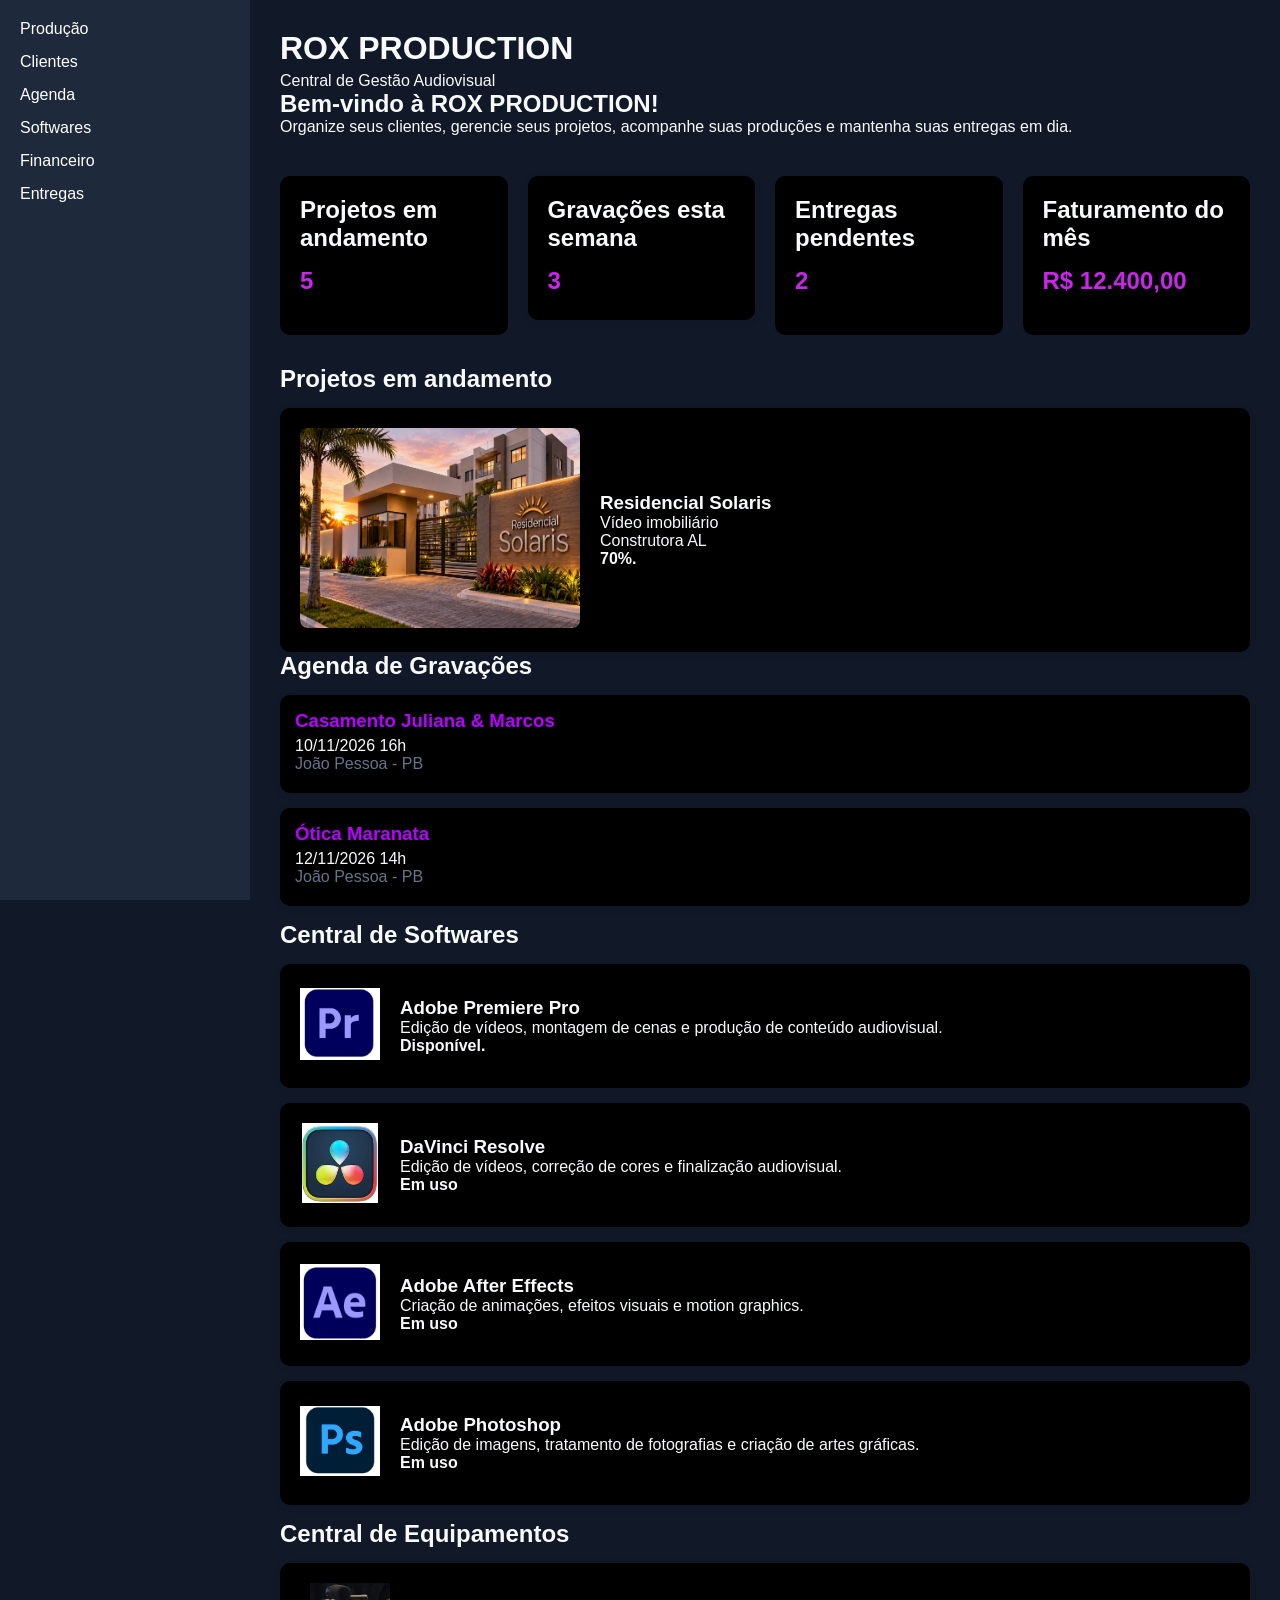
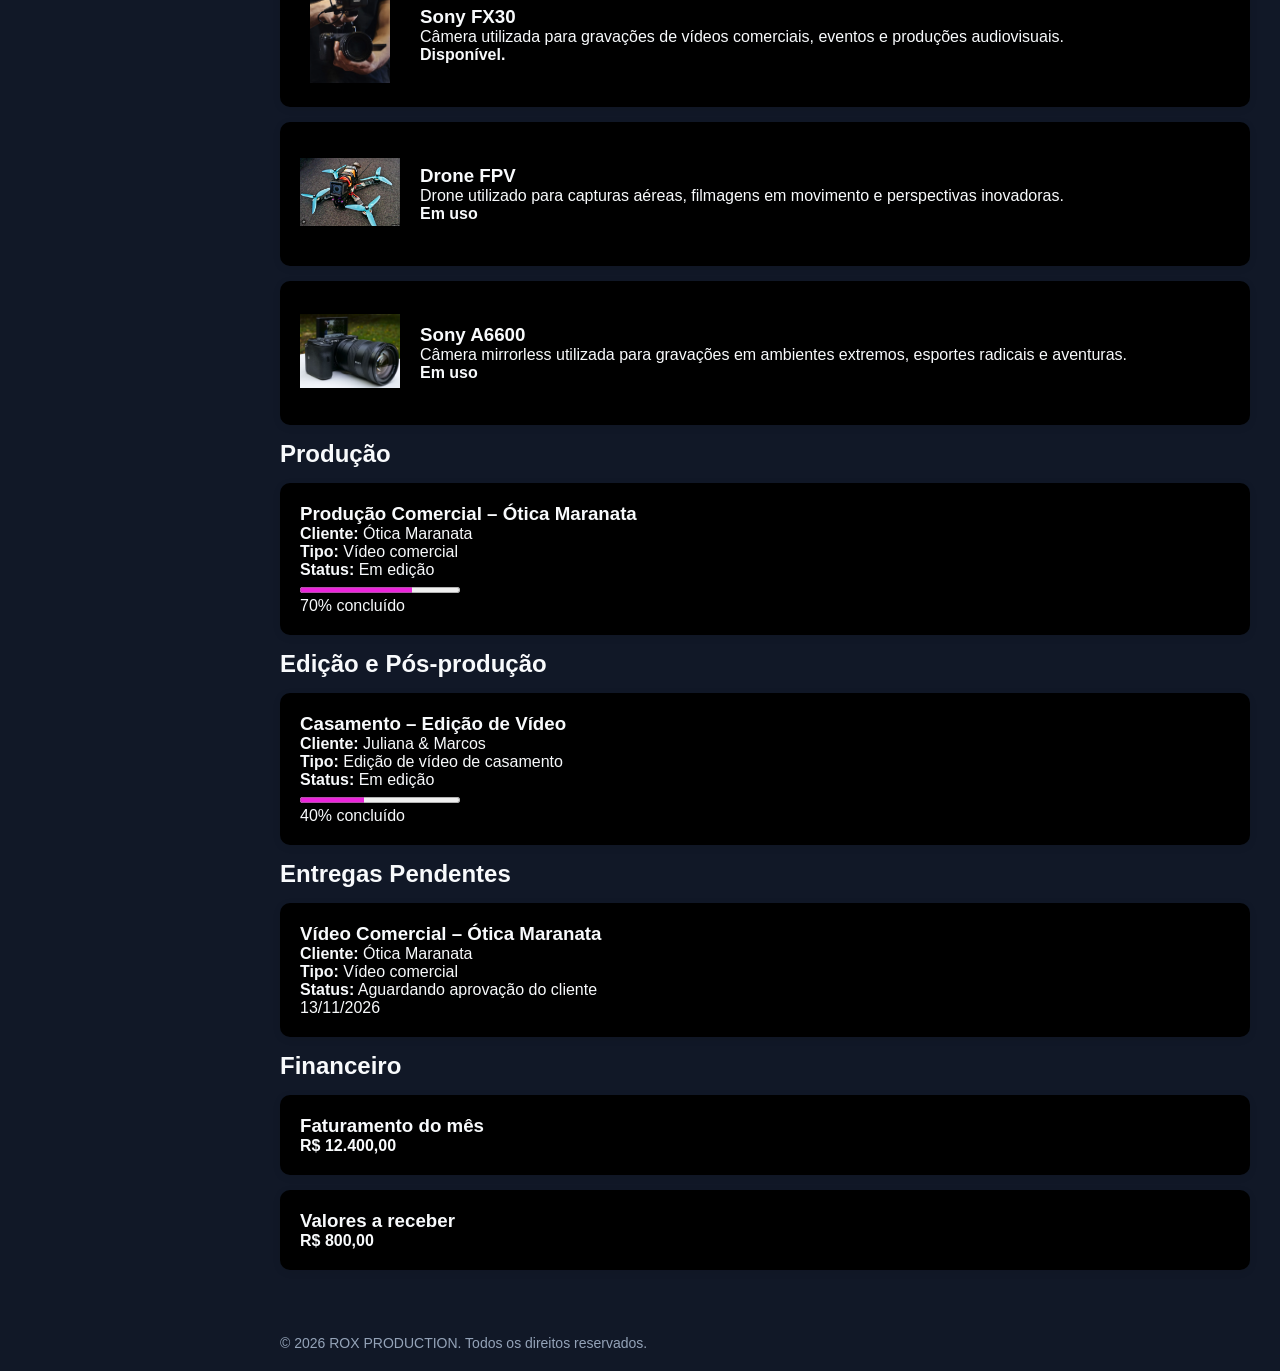
<file: HTML/index.html>
<!DOCTYPE html>
<html lang="pt-br">

<head>
    <meta charset="UTF-8">
    <meta name="viewport" content="width=device-width, initial-scale=1.0">
    <title>ROX PRODUCTION</title>
    <link rel="stylesheet" href="../CSS/dashboard.css">
</head>

<body>

    <div class="sidebar">

        <nav>
            <ul>
                <li><a href="producao.html">Produção</a></li>
                <li><a href="clientes.html">Clientes</a></li>
                <li><a href="agenda.html">Agenda</a></li>
                <li><a href="softwares.html">Softwares</a></li>
                <li><a href="financeiro.html">Financeiro</a></li>
                <li><a href="entregas.html">Entregas</a></li>

            </ul>
        </nav>

    </div>

    <header>
        <div class="boas-vindas">
            <h1>ROX PRODUCTION</h1>
            <p>Central de Gestão Audiovisual</p>
            <h2>Bem-vindo à ROX PRODUCTION!</h2>

            <p> Organize seus clientes, gerencie seus projetos, acompanhe suas produções e mantenha suas entregas em
                dia.</p>


        </div>
    </header>

    <main>


        <section class="resumo-cards">

            <article class="card-projetos">
                <h2>Projetos em andamento</h2>
                <p><strong>5</strong></p>
            </article>

            <article class="card-gravacoes">
                <h2>Gravações esta semana</h2>
                <p><strong>3</strong></p>
            </article>

            <article class="card-entregas">
                <h2>Entregas pendentes</h2>
                <p><strong>2</strong></p>
            </article>

            <article class="card-faturamento">

                <h2>Faturamento do mês</h2>
                <p><strong>R$ 12.400,00</strong></p>
            </article>

        </section>

        <section class="projetos">

            <h2>Projetos em andamento</h2>

            <article class="card-projeto">

                <div class="imagem-projeto">
                    <img src="../img/Entrada do Residencial Solaris ao Entardecer.png"
                        alt="Entrada do Residencial Solaris ao entardecer" width="300" height="200">
                </div>

                <div class="informacoes-projeto">
                    <h3>Residencial Solaris</h3>
                    <p>Vídeo imobiliário</p>
                    <p>Construtora AL</p>
                    <p><strong>70%.</strong></p>
                </div>

            </article>

        </section>

        <section>

            <h2>Agenda de Gravações</h2>

            <article class="card-gravacoes">

                <h3>Casamento Juliana & Marcos</h3>
                <time datetime="2026-11-10">10/11/2026</time>
                <time datetime="16:00">16h</time>
                <p>João Pessoa - PB</p>

            </article>

            <article class="card-gravacoes">

                <h3>Ótica Maranata</h3>
                <time datetime="2026-11-12">12/11/2026</time>
                <time datetime="14:00">14h</time>
                <p>João Pessoa - PB</p>

            </article>
        </section>

        <section>
            <h2>Central de Softwares</h2>
            <article class="card-softwares">
                <div>

                    <img src="../img/premiere.png" alt="Logo do Adobe Premiere Pro" width="100" height="100">
                </div>

                <div>
                    <h3>Adobe Premiere Pro</h3>
                    <p>Edição de vídeos, montagem de cenas e produção de conteúdo audiovisual.</p>
                    <p><strong>Disponível.</strong></p>
                </div>

            </article>

            <article class="card-softwares">

                <div>
                    <img src="../img/davinci.png" alt="Logo do DaVinci Resolve" width="100" height="100">
                </div>

                <div>
                    <h3>DaVinci Resolve</h3>
                    <p>Edição de vídeos, correção de cores e finalização audiovisual.</p>
                    <p><strong>Em uso</strong></p>
                </div>

            </article>

            <article class="card-softwares">
                <div>
                    <img src="../img/after-effects.png" alt="Logo do Adobe After Effects" width="100" height="100">
                </div>

                <div>
                    <h3>Adobe After Effects</h3>
                    <p>Criação de animações, efeitos visuais e motion graphics.</p>
                    <p><strong>Em uso</strong></p>

                </div>

            </article>

            <article class="card-softwares">
                <div>
                    <img src="../img/photoshop.png" alt="Logo do Adobe Photoshop" width="100" height="100">
                </div>

                <div>
                    <h3>Adobe Photoshop</h3>
                    <p>Edição de imagens, tratamento de fotografias e criação de artes gráficas.</p>
                    <p><strong>Em uso</strong></p>
                </div>
            </article>

        </section>

        <section>
            <h2>Central de Equipamentos</h2>
            <article class="card-equipamentos">
                <div>
                    <img src="../img/Sony FX30.png" alt="Câmera Sony FX30" width="100" height="100">
                </div>

                <div>
                    <h3>Sony FX30</h3>
                    <p>Câmera utilizada para gravações de vídeos comerciais, eventos e produções audiovisuais.</p>
                    <p><strong>Disponível.</strong></p>
                </div>
            </article>

            <article class="card-equipamentos">

                <div>
                    <img src="../img/drone FPV.png" alt="Drone FPV" width="200" height="200">
                </div>

                <div>
                    <h3>Drone FPV</h3>
                    <p>Drone utilizado para capturas aéreas, filmagens em movimento e perspectivas inovadoras.</p>
                    <p><strong>Em uso</strong></p>
                </div>

            </article>

            <article class="card-equipamentos">
                <div>
                    <img src="../img/Sony A6600.png" alt="Câmera Sony A6600" width="200" height="200">
                </div>

                <div>
                    <h3>Sony A6600</h3>
                    <p>Câmera mirrorless utilizada para gravações em ambientes extremos, esportes radicais e aventuras.
                    </p>
                    <p><strong>Em uso</strong></p>
                </div>
            </article>

        </section>

        <section>

            <h2>Produção</h2>
            <article class="card-producao">
                <h3>Produção Comercial – Ótica Maranata</h3>
                <p><strong>Cliente:</strong> Ótica Maranata</p>
                <p><strong>Tipo:</strong> Vídeo comercial</p>
                <p><strong>Status:</strong> Em edição</p>

                <progress value="70" max="100"></progress>
                <p>70% concluído</p>

            </article>
        </section>

        <section>

            <h2>Edição e Pós-produção</h2>

            <article class="card-edicao">

                <h3>Casamento – Edição de Vídeo</h3>
                <p><strong>Cliente:</strong> Juliana & Marcos</p>
                <p><strong>Tipo:</strong> Edição de vídeo de casamento</p>
                <p><strong>Status:</strong> Em edição</p>

                <progress value="40" max="100"></progress>
                <p>40% concluído</p>

            </article>

        </section>

        <section>

            <h2>Entregas Pendentes</h2>

            <article class="card-entrega">

                <h3>Vídeo Comercial – Ótica Maranata</h3>
                <p><strong>Cliente:</strong> Ótica Maranata</p>
                <p><strong>Tipo:</strong> Vídeo comercial</p>
                <p><strong>Status:</strong> Aguardando aprovação do cliente</p>
                <time datetime="2026-11-13">13/11/2026</time>

            </article>

        </section>

        <section>

            <h2>Financeiro</h2>

            <article class="card-financeiro">

                <h3>Faturamento do mês</h3>
                <p><strong>R$ 12.400,00</strong></p>

            </article>

            <article class="card-financeiro">

                <h3>Valores a receber</h3>
                <p><strong>R$ 800,00</strong></p>

            </article>

        </section>

    </main>

    <footer>

        <p>© 2026 ROX PRODUCTION. Todos os direitos reservados.</p>

    </footer>

</body>

</html>
</file>
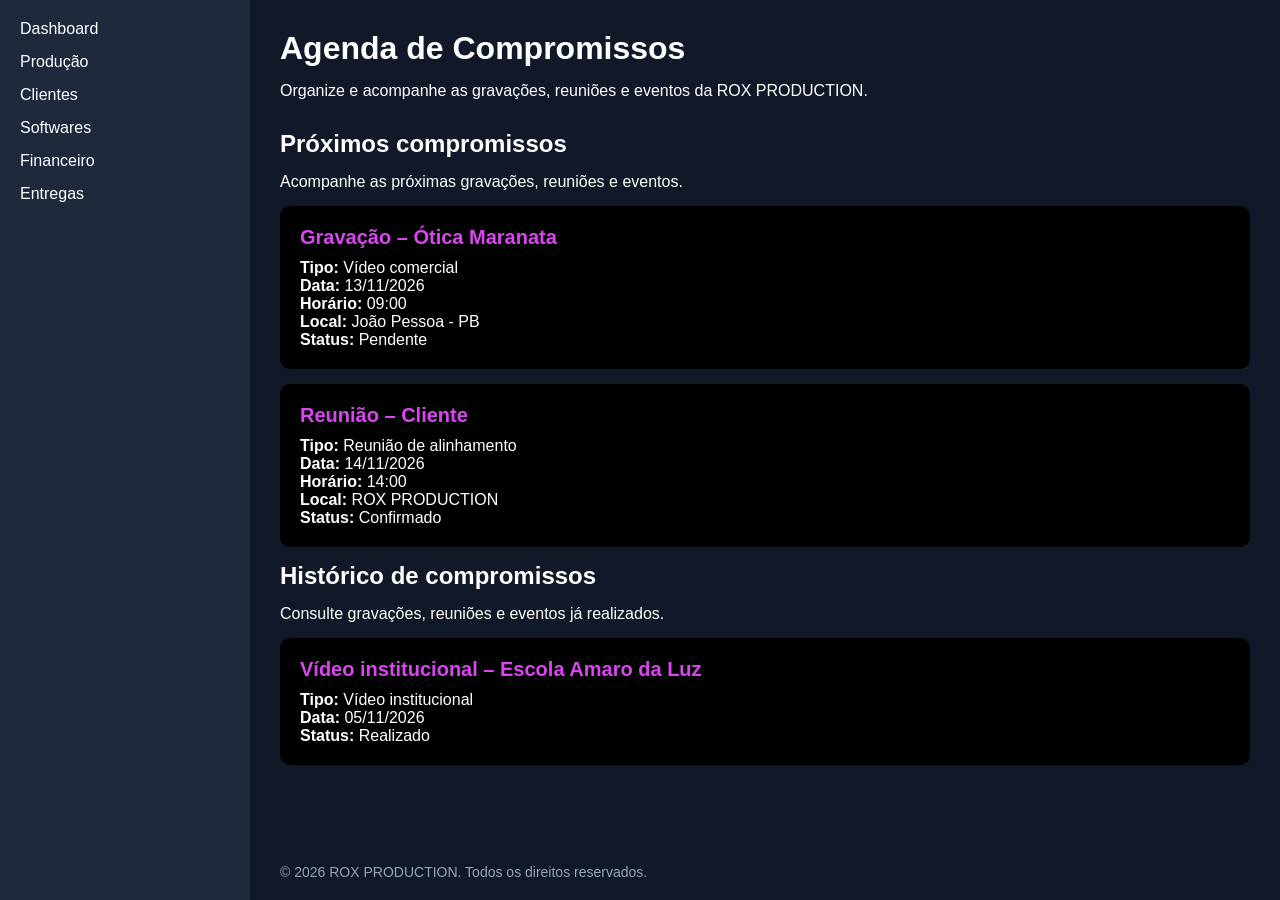
<file: HTML/agenda.html>
<!DOCTYPE html>
<html lang="pt-br">

<head>
    <meta charset="UTF-8">
    <meta name="viewport" content="width=device-width, initial-scale=1.0">
    <title>Agenda | ROX PRODUCTION</title>
    <link rel="stylesheet" href="../CSS/agenda.css">

</head>

<body>
    <div class="sidebar">

        <nav>
            <ul>
                <li><a href="index.html">Dashboard</a></li>
                <li><a href="producao.html">Produção</a></li>
                <li><a href="clientes.html">Clientes</a></li>
                <li><a href="softwares.html">Softwares</a></li>
                <li><a href="financeiro.html">Financeiro</a></li>
                <li><a href="entregas.html">Entregas</a></li>


            </ul>
        </nav>
    </div>

    <header>

        <h1>Agenda de Compromissos</h1>
        <p>Organize e acompanhe as gravações, reuniões e eventos da ROX PRODUCTION.</p>

    </header>

    <main>

        <section>

            <h2>Próximos compromissos</h2>
            <p>Acompanhe as próximas gravações, reuniões e eventos.</p>

            <article class="card-compromisso">

                <h3>Gravação – Ótica Maranata</h3>
                <p><strong>Tipo:</strong> Vídeo comercial</p>
                <p><strong>Data:</strong> <time datetime="2026-11-13">13/11/2026</time></p>
                <p><strong>Horário:</strong> <time datetime="09:00">09:00</time></p>
                <p><strong>Local:</strong> João Pessoa - PB</p>
                <p><strong>Status:</strong> Pendente</p>

            </article>

            <article class="card-compromisso">

                <h3>Reunião – Cliente</h3>
                <p><strong>Tipo:</strong> Reunião de alinhamento</p>
                <p><strong>Data:</strong> <time datetime="2026-11-14">14/11/2026</time></p>
                <p><strong>Horário:</strong> <time datetime="14:00">14:00</time></p>
                <p><strong>Local:</strong> ROX PRODUCTION</p>
                <p><strong>Status:</strong> Confirmado</p>

            </article>


        </section>

        <section>

            <h2>Histórico de compromissos</h2>
            <p>Consulte gravações, reuniões e eventos já realizados.</p>

            <article class="card-historico">

                <h3>Vídeo institucional – Escola Amaro da Luz</h3>
                <p><strong>Tipo:</strong> Vídeo institucional</p>
                <p><strong>Data:</strong> <time datetime="2026-11-05">05/11/2026</time></p>
                <p><strong>Status:</strong> Realizado</p>

            </article>

        </section>

    </main>

    <footer>
        
        <p>© 2026 ROX PRODUCTION. Todos os direitos reservados.</p>

    </footer>

</body>

</html>
</file>
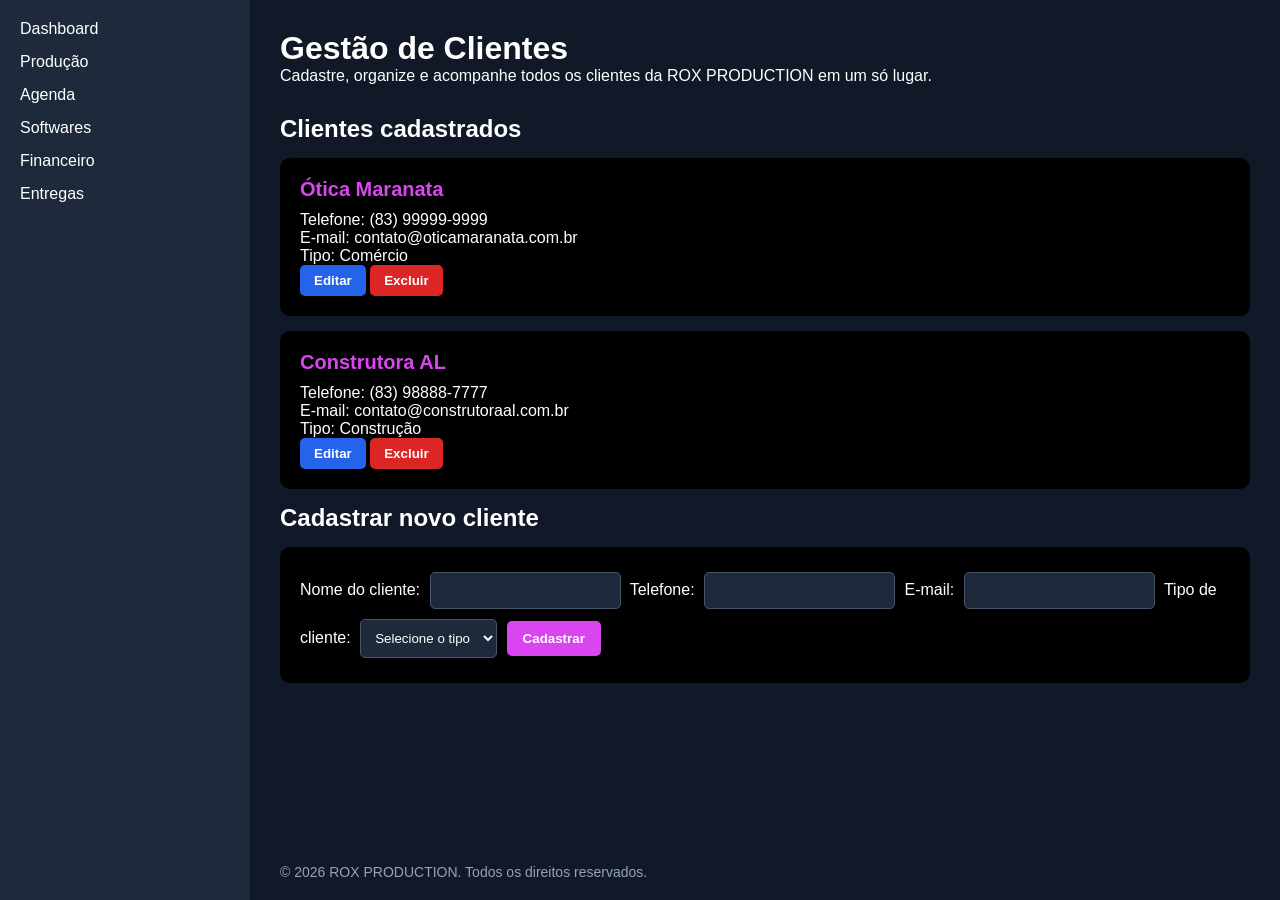
<file: HTML/clientes.html>
<!DOCTYPE html>
<html lang="pt-br">

<head>
    <meta charset="UTF-8">
    <meta name="viewport" content="width=device-width, initial-scale=1.0">
    <title>Clientes | ROX PRODUCTION</title>
    <link rel="stylesheet" href="../CSS/clientes.css">

</head>

<body>

    <div class="sidebar">

        <nav>
            <ul>
                <li><a href="index.html">Dashboard</a></li>
                <li><a href="producao.html">Produção</a></li>
                <li><a href="agenda.html">Agenda</a></li>
                <li><a href="softwares.html">Softwares</a></li>
                <li><a href="financeiro.html">Financeiro</a></li>
                <li><a href="entregas.html">Entregas</a></li>

            </ul>
        </nav>
    </div>

    <header>

        <h1>Gestão de Clientes</h1>
        <p>Cadastre, organize e acompanhe todos os clientes da ROX PRODUCTION em um só lugar.</p>

    </header>


    <main>



        <section>

            <h2>Clientes cadastrados</h2>

            <article class="card-cliente">

                <h3>Ótica Maranata</h3>
                <p>Telefone: (83) 99999-9999</p>
                <p>E-mail: contato@oticamaranata.com.br</p>
                <p>Tipo: Comércio</p>
                <button type="button">Editar</button>
                <button type="button">Excluir</button>

            </article>

            <article class="card-cliente">

                <h3>Construtora AL</h3>
                <p>Telefone: (83) 98888-7777</p>
                <p>E-mail: contato@construtoraal.com.br</p>
                <p>Tipo: Construção</p>
                <button type="button">Editar</button>
                <button type="button">Excluir</button>

            </article>


        </section>

        <section>

            <h2>Cadastrar novo cliente</h2>
            <form action="" class="form-cliente">

                <label for="nome">Nome do cliente:</label>
                <input type="text" id="nome" name="nome" required>

                <label for="telefone">Telefone:</label>
                <input type="tel" id="telefone" name="telefone" required>

                <label for="email">E-mail:</label>
                <input type="email" id="email" name="email" required>

                <label for="tipo">Tipo de cliente:</label>

                <select id="tipo" name="tipo" required>

                    <option value="" selected disabled>Selecione o tipo</option>
                    <option value="pessoa-fisica">Pessoa Física</option>
                    <option value="empresa">Empresa</option>

                </select>

                <button type="submit">Cadastrar</button>
            </form>

        </section>



    </main>

    <footer>

        <p>© 2026 ROX PRODUCTION. Todos os direitos reservados.</p>
        
    </footer>


</body>

</html>
</file>
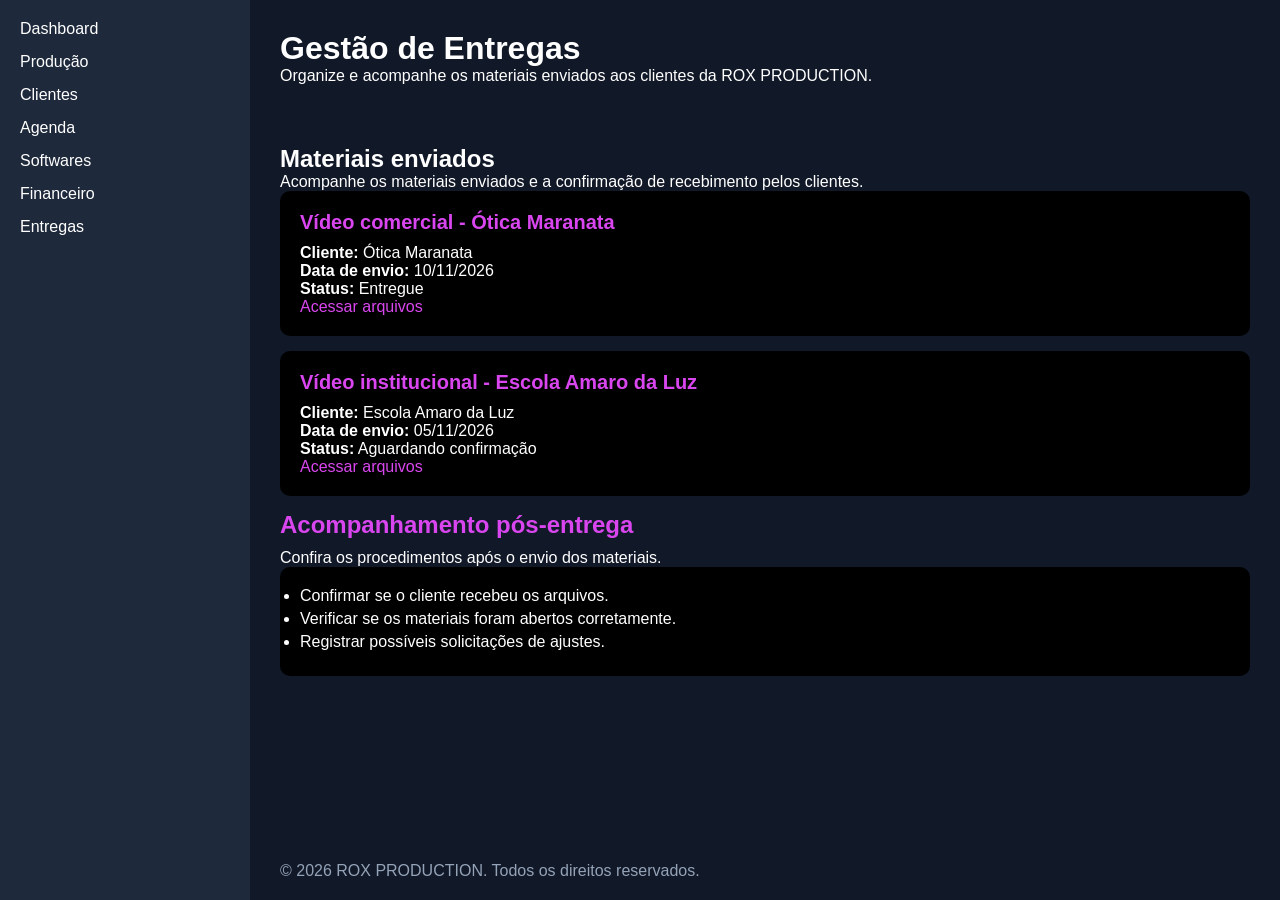
<file: HTML/entregas.html>
<!DOCTYPE html>
<html lang="pt-br">

<head>
    <meta charset="UTF-8">
    <meta name="viewport" content="width=device-width, initial-scale=1.0">
    <title>Entregas | ROX PRODUCTION</title>
    <link rel="stylesheet" href="../CSS/entregas.css">

</head>

<body>

    <div class="sidebar">
        <nav>
            <ul>
                <li><a href="index.html">Dashboard</a></li>
                <li><a href="producao.html">Produção</a></li>
                <li><a href="clientes.html">Clientes</a></li>
                <li><a href="agenda.html">Agenda</a></li>
                <li><a href="softwares.html">Softwares</a></li>
                <li><a href="financeiro.html">Financeiro</a></li>
                <li><a href="entregas.html" aria-current="page">Entregas</a></li>
            </ul>
        </nav>
    </div>

    <header>

        <h1>Gestão de Entregas</h1>
        <p>Organize e acompanhe os materiais enviados aos clientes da ROX PRODUCTION.</p>

    </header>

    <main>

        <section>

            <h2>Materiais enviados</h2>
            <p>Acompanhe os materiais enviados e a confirmação de recebimento pelos clientes.</p>

            <article class="card-entrega">
                <h3>Vídeo comercial - Ótica Maranata</h3>

                <p><strong>Cliente:</strong> Ótica Maranata</p>

                <p><strong>Data de envio:</strong>
                    <time datetime="2026-11-10">10/11/2026</time>
                </p>

                <p><strong>Status:</strong> Entregue</p>

                <a href="#">Acessar arquivos</a>

            </article>


            <article class="card-entrega">

                <h3>Vídeo institucional - Escola Amaro da Luz</h3>

                <p><strong>Cliente:</strong> Escola Amaro da Luz</p>

                <p><strong>Data de envio:</strong>
                    <time datetime="2026-11-05">05/11/2026</time>
                </p>

                <p><strong>Status:</strong> Aguardando confirmação</p>

                <a href="#">Acessar arquivos</a>

            </article>

        </section>

        <section class="secao-acompanhamento">

            <h2>Acompanhamento pós-entrega</h2>
            <p>Confira os procedimentos após o envio dos materiais.</p>

            <ul class="card-acompanhamento">

                <li>Confirmar se o cliente recebeu os arquivos.</li>
                <li>Verificar se os materiais foram abertos corretamente.</li>
                <li>Registrar possíveis solicitações de ajustes.</li>

            </ul>

        </section>

    </main>

    <footer>
            <p>© 2026 ROX PRODUCTION. Todos os direitos reservados.</p>
    </footer>

</body>

</html>
</file>
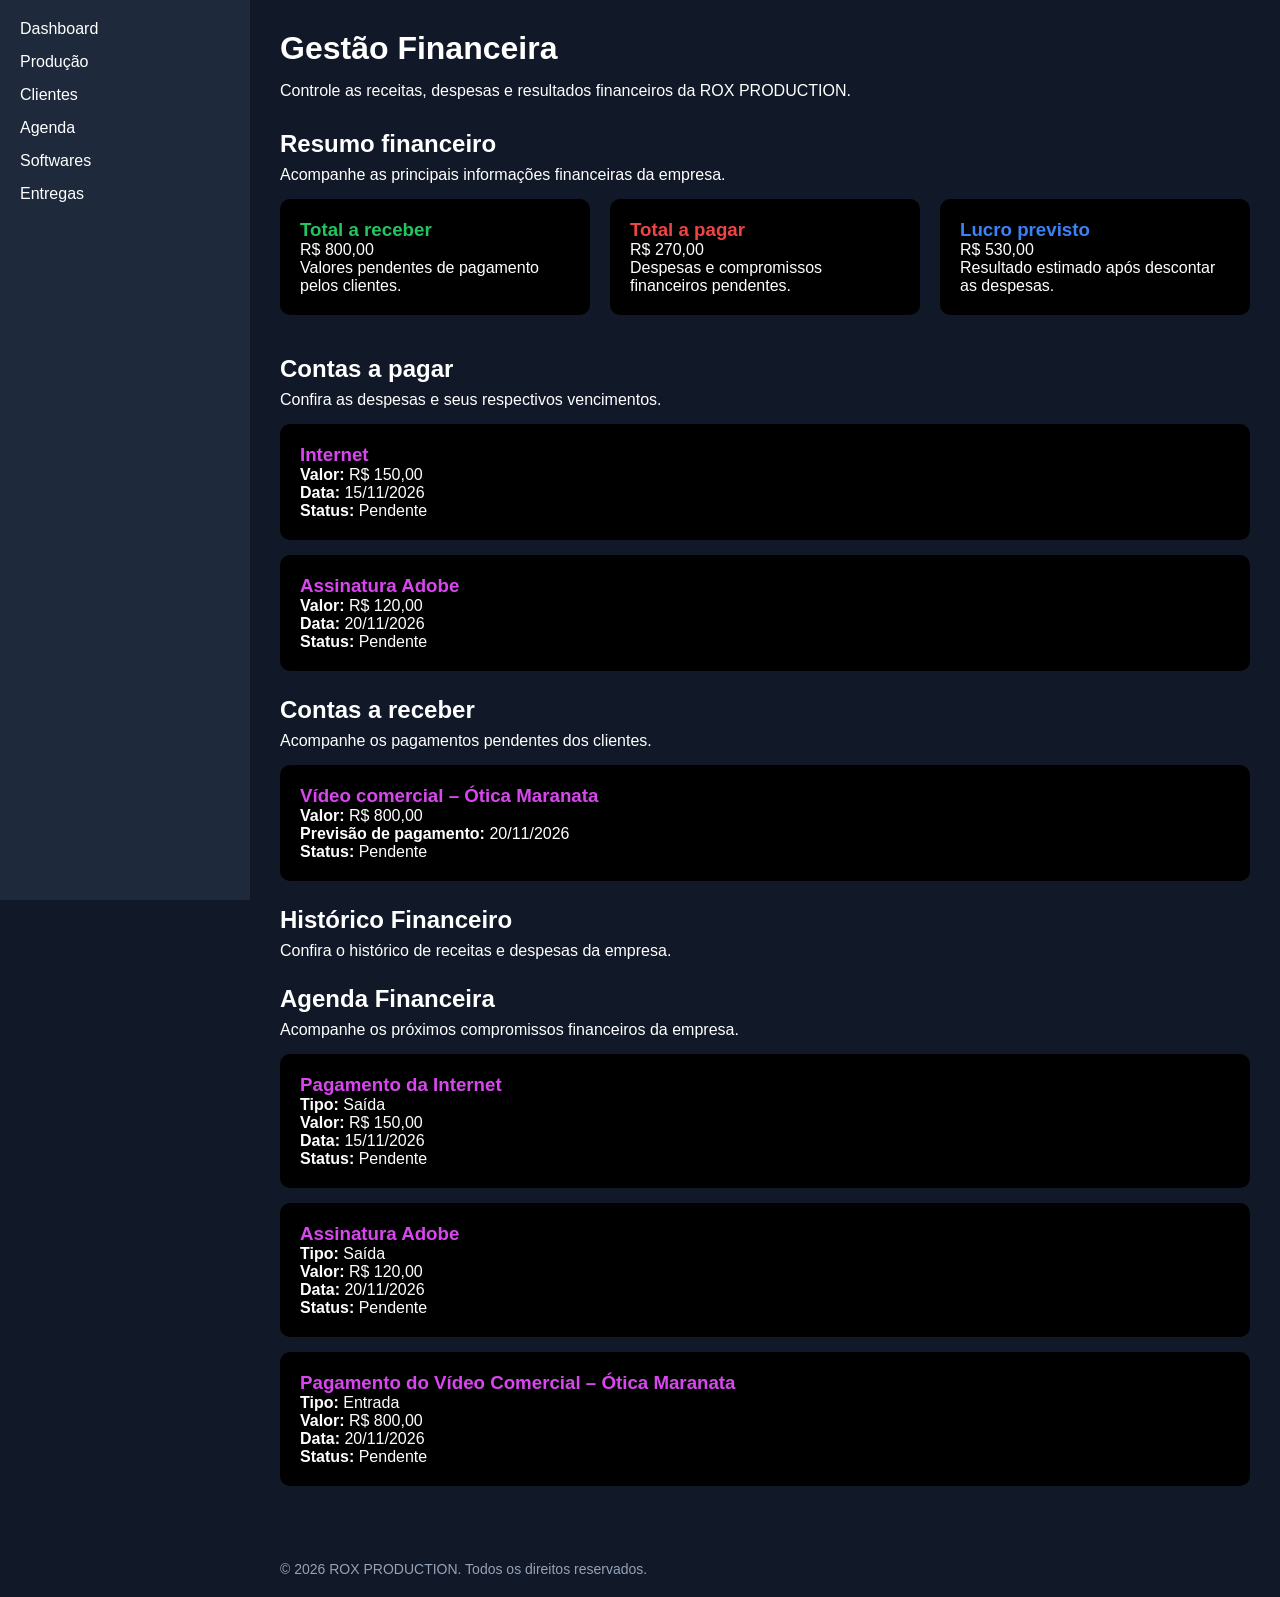
<file: HTML/financeiro.html>
<!DOCTYPE html>
<html lang="pt-br">

<head>
    <meta charset="UTF-8">
    <meta name="viewport" content="width=device-width, initial-scale=1.0">
    <title>Financeiro | ROX PRODUCTION</title>
    <link rel="stylesheet" href="../CSS/financeiro.css">

</head>

<body>

    <div class="sidebar">

        <nav>
            <ul>
                <li><a href="index.html">Dashboard</a></li>
                <li><a href="producao.html">Produção</a></li>
                <li><a href="clientes.html">Clientes</a></li>
                <li><a href="agenda.html">Agenda</a></li>
                <li><a href="softwares.html">Softwares</a></li>
                <li><a href="entregas.html">Entregas</a></li>
            </ul>
        </nav>

    </div>

    <header>

            <h1>Gestão Financeira</h1>
            <p>Controle as receitas, despesas e resultados financeiros da ROX PRODUCTION.</p>

        </header>

    <main>

        

        <section>

            <h2>Resumo financeiro</h2>
            <p>Acompanhe as principais informações financeiras da empresa.</p>

            <div class="resumo-cards">

                <article class="card-resumo">

                    <h3>Total a receber</h3>
                    <p>R$ 800,00</p>
                    <p>Valores pendentes de pagamento pelos clientes.</p>

                </article>

                <article class="card-resumo">
                    <h3>Total a pagar</h3>
                    <p>R$ 270,00</p>
                    <p>Despesas e compromissos financeiros pendentes.</p>

                </article>

                <article class="card-resumo">

                    <h3>Lucro previsto</h3>
                    <p>R$ 530,00</p>
                    <p>Resultado estimado após descontar as despesas.</p>

                </article>

            </div>

        </section>

        <section>

            <h2>Contas a pagar</h2>
            <p>Confira as despesas e seus respectivos vencimentos.</p>

            <article class="card-financeiro">

                <h3>Internet</h3>
                <p><strong>Valor:</strong> R$ 150,00</p>
                <p><strong>Data:</strong> <time datetime="2026-11-15">15/11/2026</time></p>
                <p><strong>Status:</strong> Pendente</p>

            </article>

            <article class="card-financeiro">

                <h3>Assinatura Adobe</h3>
                <p><strong>Valor:</strong> R$ 120,00</p>
                <p><strong>Data:</strong> <time datetime="2026-11-20">20/11/2026</time></p>
                <p><strong>Status:</strong> Pendente</p>

            </article>

        </section>

        <section>

            <h2>Contas a receber</h2>
            <p>Acompanhe os pagamentos pendentes dos clientes.</p>

            <article class="card-financeiro">

                <h3>Vídeo comercial – Ótica Maranata</h3>
                <p><strong>Valor:</strong> R$ 800,00</p>
                <p><strong>Previsão de pagamento:</strong> <time datetime="2026-11-20">20/11/2026</time></p>
                <p><strong>Status:</strong> Pendente</p>

            </article>


        </section>

        <section>

            <h2>Histórico Financeiro</h2>
            <p>Confira o histórico de receitas e despesas da empresa.</p>

        </section>

        <section>

            <h2>Agenda Financeira</h2>
            <p>Acompanhe os próximos compromissos financeiros da empresa.</p>

            <article class="card-financeiro">

                <h3>Pagamento da Internet</h3>
                <p><strong>Tipo:</strong> Saída</p>
                <p><strong>Valor:</strong> R$ 150,00</p>
                <p><strong>Data:</strong> <time datetime="2026-11-15">15/11/2026</time></p>
                <p><strong>Status:</strong> Pendente</p>

            </article>

            <article class="card-financeiro">

                <h3>Assinatura Adobe</h3>
                <p><strong>Tipo:</strong> Saída</p>
                <p><strong>Valor:</strong> R$ 120,00</p>
                <p><strong>Data:</strong> <time datetime="2026-11-20">20/11/2026</time></p>
                <p><strong>Status:</strong> Pendente</p>

            </article>

            <article class="card-financeiro">

                <h3>Pagamento do Vídeo Comercial – Ótica Maranata</h3>
                <p><strong>Tipo:</strong> Entrada</p>
                <p><strong>Valor:</strong> R$ 800,00</p>
                <p><strong>Data:</strong> <time datetime="2026-11-20">20/11/2026</time></p>
                <p><strong>Status:</strong> Pendente</p>

            </article>


        </section>


    </main>

    <footer>
        <p>© 2026 ROX PRODUCTION. Todos os direitos reservados.</p>
    </footer>

</body>

</html>
</file>
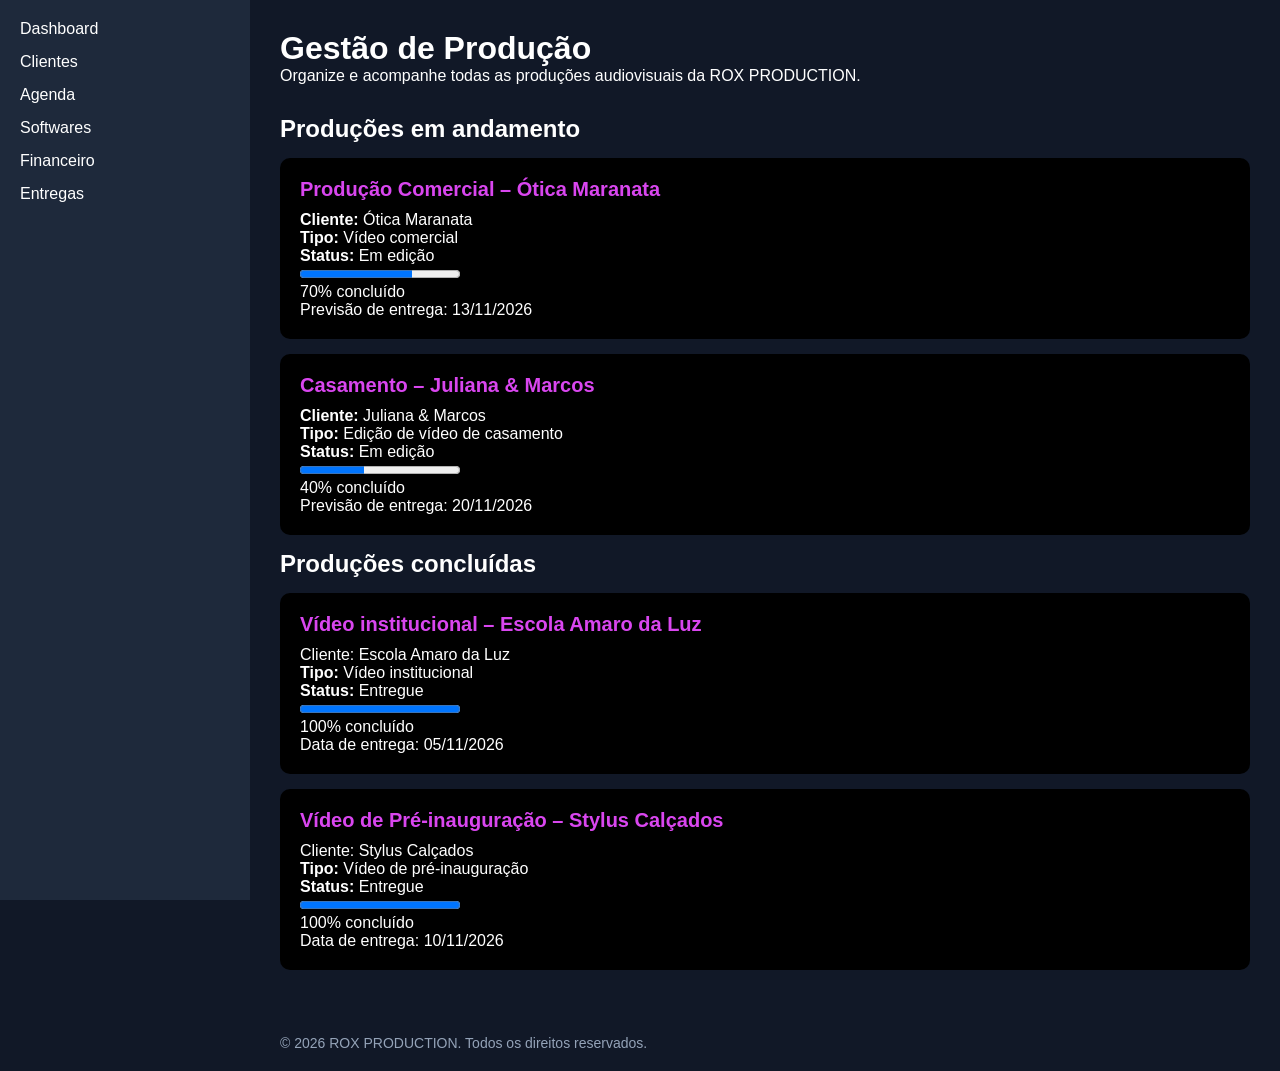
<file: HTML/producao.html>
<!DOCTYPE html>
<html lang="pt-br">

<head>
    <meta charset="UTF-8">
    <meta name="viewport" content="width=device-width, initial-scale=1.0">
    <title>Produção / ROX PRODUCTION</title>
    <link rel="stylesheet" href="../CSS/producao.css">
</head>

<body>

    <div class="sidebar">

        <nav>
            <ul>
                <li><a href="index.html">Dashboard</a></li>
                <li><a href="clientes.html">Clientes</a></li>
                <li><a href="agenda.html">Agenda</a></li>
                <li><a href="softwares.html">Softwares</a></li>
                <li><a href="financeiro.html">Financeiro</a></li>
                <li><a href="entregas.html">Entregas</a></li>

            </ul>
        </nav>
    </div>

    <header>
        <h1>Gestão de Produção</h1>
        <p>Organize e acompanhe todas as produções audiovisuais da ROX PRODUCTION.</p>

    </header>

    <main>





        <section>

            <h2>Produções em andamento</h2>

            <article class="card-producao">

                <h3>Produção Comercial – Ótica Maranata</h3>
                <p><strong>Cliente:</strong> Ótica Maranata</p>
                <p><strong>Tipo:</strong> Vídeo comercial</p>
                <p><strong>Status:</strong> Em edição</p>
                <progress value="70" max="100"></progress>
                <p>70% concluído</p>
                <p>Previsão de entrega: <time datetime="2026-11-13">13/11/2026</time></p>


            </article>

            <article class="card-producao">

                <h3>Casamento – Juliana & Marcos</h3>
                <p><strong>Cliente:</strong> Juliana & Marcos</p>
                <p><strong>Tipo:</strong> Edição de vídeo de casamento</p>
                <p><strong>Status:</strong> Em edição</p>
                <progress value="40" max="100"></progress>
                <p>40% concluído</p>
                <p>Previsão de entrega: <time datetime="2026-11-20">20/11/2026</time></p>

            </article>

        </section>

        <section>

            <h2>Produções concluídas</h2>

            <article class="card-concluida">

                <h3>Vídeo institucional – Escola Amaro da Luz</h3>
                <p>Cliente: Escola Amaro da Luz</p>
                <p><strong>Tipo:</strong> Vídeo institucional</p>
                <p><strong>Status:</strong> Entregue</p>
                <progress value="100" max="100"></progress>
                <p>100% concluído</p>
                <p>Data de entrega: <time datetime="2026-11-05">05/11/2026</time></p>
            </article>

            <article class="card-concluida">

                <h3>Vídeo de Pré-inauguração – Stylus Calçados</h3>
                <p>Cliente: Stylus Calçados</p>
                <p><strong>Tipo:</strong> Vídeo de pré-inauguração</p>
                <p><strong>Status:</strong> Entregue</p>
                <progress value="100" max="100"></progress>
                <p>100% concluído</p>
                <p>Data de entrega: <time datetime="2026-11-10">10/11/2026</time></p>
            </article>

        </section>


    </main>


    <footer>

        <p>© 2026 ROX PRODUCTION. Todos os direitos reservados.</p>

    </footer>


</body>

</html>
</file>
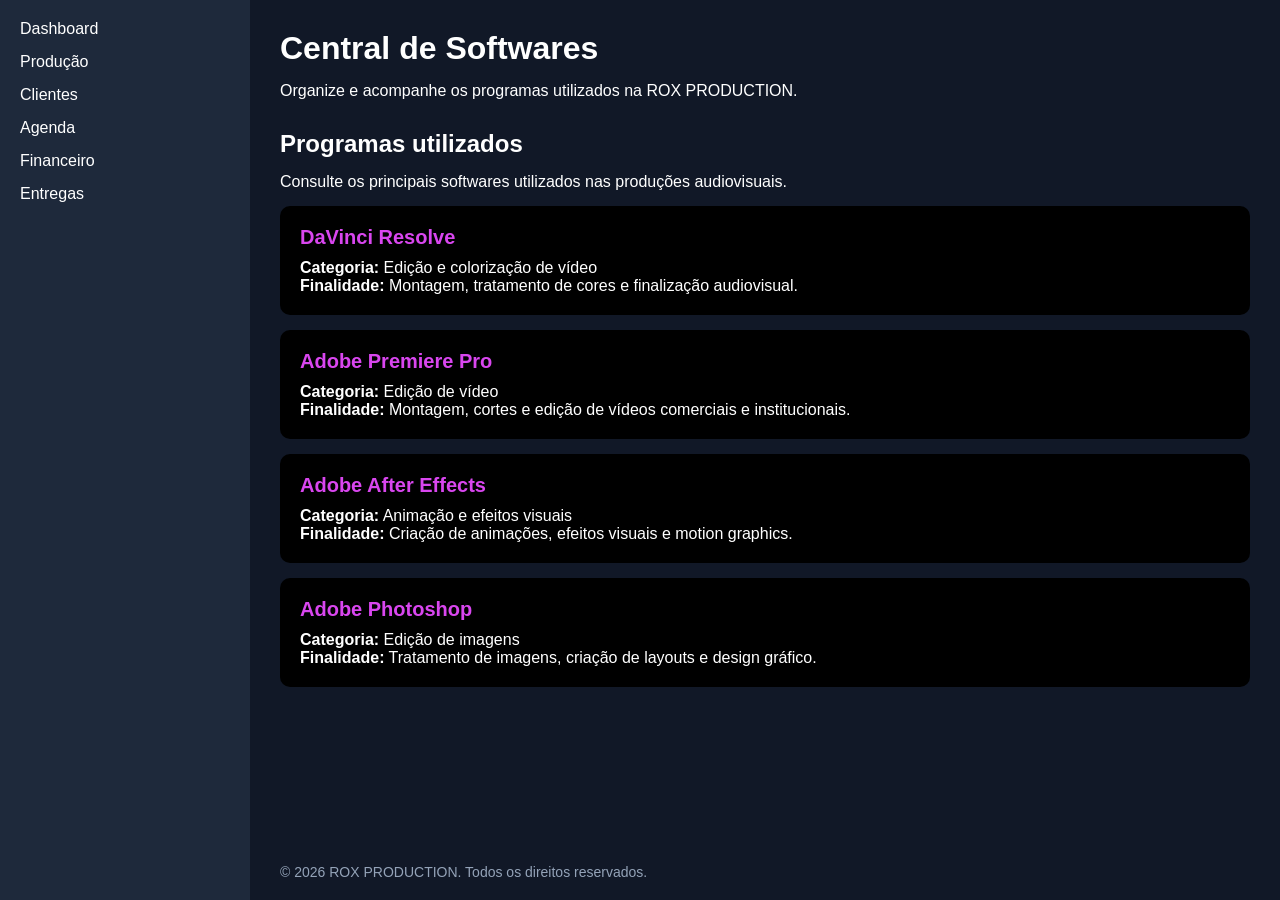
<file: HTML/softwares.html>
<!DOCTYPE html>
<html lang="pt-br">

<head>
    <meta charset="UTF-8">
    <meta name="viewport" content="width=device-width, initial-scale=1.0">
    <title>Softwares | ROX PRODUCTION</title>
    <link rel="stylesheet" href="../CSS/softwares.css">

</head>

<body>

    <div class="sidebar">

        <nav>
            <ul>
                <li><a href="index.html">Dashboard</a></li>
                <li><a href="producao.html">Produção</a></li>
                <li><a href="clientes.html">Clientes</a></li>
                <li><a href="agenda.html">Agenda</a></li>
                <li><a href="financeiro.html">Financeiro</a></li>
                <li><a href="entregas.html">Entregas</a></li>
            </ul>
        </nav>

    </div>

    <header>

        <h1>Central de Softwares</h1>
        <p>Organize e acompanhe os programas utilizados na ROX PRODUCTION.</p>

    </header>

    <main>




        <section>

            <h2>Programas utilizados</h2>
            <p>Consulte os principais softwares utilizados nas produções audiovisuais.</p>

            <article class="card-software">

                <h3>DaVinci Resolve</h3>
                <p><strong>Categoria:</strong> Edição e colorização de vídeo</p>
                <p><strong>Finalidade:</strong> Montagem, tratamento de cores e finalização audiovisual.</p>

            </article>


            <article class="card-software">

                <h3>Adobe Premiere Pro</h3>
                <p><strong>Categoria:</strong> Edição de vídeo</p>
                <p><strong>Finalidade:</strong> Montagem, cortes e edição de vídeos comerciais e institucionais.</p>

            </article>

            <article class="card-software">

                <h3>Adobe After Effects</h3>
                <p><strong>Categoria:</strong> Animação e efeitos visuais</p>
                <p><strong>Finalidade:</strong> Criação de animações, efeitos visuais e motion graphics.</p>

            </article>

            <article class="card-software">

                <h3>Adobe Photoshop</h3>
                <p><strong>Categoria:</strong> Edição de imagens</p>
                <p><strong>Finalidade:</strong> Tratamento de imagens, criação de layouts e design gráfico.</p>

            </article>

        </section>

        
    </main>

    <footer>

            <p>© 2026 ROX PRODUCTION. Todos os direitos reservados.</p>

        </footer>


</body>

</html>
</file>
<file: CSS/dashboard.css>
* {
    margin: 0;
    padding: 0;
    box-sizing: border-box;
}

body {
    font-family: Arial, sans-serif;
    background-color: #111827;
    color: #f8fafc;
    display: grid;
    grid-template-columns: 250px 1fr;
    grid-template-rows: auto 1fr auto;
    min-height: 100vh;
}

.sidebar {
    width: 250px;
    min-height: 100vh;
    background-color: #1e293b;
    padding: 20px;
    grid-column: 1;
    grid-row: 1 / 4;

    position: sticky;
    top: 0;
    height: 100vh;
}

.sidebar ul {
    list-style: none;
}

.sidebar li {
    margin-bottom: 15px;
}

.sidebar a {
    color: #ffffff;
    text-decoration: none;
}

.sidebar a:hover {
    color: #ff00f2;
}

main {
    grid-column: 2;
    grid-row: 2;
    padding: 40px 30px 30px;
    
}

header {
    grid-column: 2;
    grid-row: 1;
    padding: 30px 30px 0;
    margin-bottom: 0;
}

header h1 {
    font-size: 32px;
    margin-bottom: 5px;
}

header p {
    color: #f8fafc;
}

.resumo-cards {
    display: flex;
    gap: 20px;
}

.resumo-cards article {
    background-color: #000000;
    padding: 20px;
    border-radius: 10px;
    flex: 1;
}

.resumo-cards article strong {
    font-size: 24px;
    color: #ca25eb;
}

.projetos {
    margin-top: 30px;
}

.card-projeto {
    display: flex;
    align-items: center;
    gap: 20px;
    background-color: #000000;
    padding: 20px;
    border-radius: 10px;
    box-shadow: 0 2px 8px rgba(0, 0, 0, 0.08);
}

.imagem-projeto img {
    width: 280px;
    border-radius: 8px;
}

.card-gravacoes {
    background-color: #000000;
    padding: 15px;
    border-radius: 10px;
    margin-bottom: 15px;
    box-shadow: 0 2px 8px rgba(0, 0, 0, 0.08);
}

.card-gravacoes h3 {
    margin-bottom: 5px;
    color: #b700ff;
}

.card-gravacoes p {
    color: #64748b;
    margin-bottom: 5px;
}



section h2 {
    margin-bottom: 15px;
}

.card-softwares {
    display: flex;
    align-items: center;
    gap: 20px;
    background-color: #000000;
    padding: 20px;
    border-radius: 10px;
    box-shadow: 0 2px 8px rgba(0, 0, 0, 0.08);
    margin-bottom: 15px;
}

.card-softwares img {
    width: 80px;
    height: 80px;
    object-fit: contain;
}

.card-equipamentos {
    display: flex;
    align-items: center;
    gap: 20px;
    background-color: #000000;
    padding: 20px;
    border-radius: 10px;
    box-shadow: 0 2px 8px rgba(0, 0, 0, 0.08);
    margin-bottom: 15px;
}

.card-equipamentos img {
    width: 100px;
    height: 100px;
    object-fit: contain;
    border-radius: 8px;
}

.card-producao{
    background-color: #000000;
    padding: 20px;
    border-radius: 10px;
    box-shadow: 0 2px 8px rgba(0, 0, 0, 0.08);
    margin-bottom: 15px;
}

.card-edicao {
    background-color: #000000;
    padding: 20px;
    border-radius: 10px;
    box-shadow: 0 2px 8px rgba(0, 0, 0, 0.08);
    margin-bottom: 15px;
}

progress {
    width: 160px;
    height: 12px;
    accent-color: #eb25db;
}

.card-entrega {
    background-color: #000000;
    padding: 20px;
    border-radius: 10px;
    box-shadow: 0 2px 8px rgba(0, 0, 0, 0.08);
    margin-bottom: 15px;
}

.card-financeiro {
    background-color: #000000;
    padding: 20px;
    border-radius: 10px;
    box-shadow: 0 2px 8px rgba(0, 0, 0, 0.08);
    margin-bottom: 15px;
}

footer {
    grid-column: 2;
    grid-row: 3;
    padding: 20px 30px;
    color: #94a3b8;
    font-size: 14px;
}
</file>
<file: CSS/agenda.css>
* {
    margin: 0;
    padding: 0;
    box-sizing: border-box;
}

body {
    font-family: Arial, sans-serif;
    background-color: #111827;
    color: #ffffff;
    display: grid;
    grid-template-columns: 250px 1fr;
    grid-template-rows: auto 1fr auto;
    min-height: 100vh;
}

.sidebar {
    width: 250px;
    min-height: 100vh;
    background-color: #1e293b;
    padding: 20px;
    grid-column: 1;
    grid-row: 1 / 4;
}

nav ul {
    list-style: none;
}

nav li {
    margin-bottom: 15px;
}

nav a {
    color: #ffffff;
    text-decoration: none;
}

nav a:hover {
    color: #d946ef;
}

main {

    grid-column: 2;
    grid-row: 2;
    padding: 30px;
}

.card-compromisso {
    background-color: #000000;
    padding: 20px;
    border-radius: 10px;
    margin-bottom: 15px;
}

.card-compromisso h3 {
    color: #d946ef;
    font-size: 20px;
    margin-bottom: 10px;
}

.card-historico {
    background-color: #000000;
    padding: 20px;
    border-radius: 10px;
    margin-bottom: 15px;
}

.card-historico h3 {
    color: #d946ef;
    font-size: 20px;
    margin-bottom: 10px;
}

footer {
    grid-column: 2;
    grid-row: 3;
    padding: 20px 30px;
    color: #94a3b8;
    font-size: 14px;
}

header {
    grid-column: 2;
    grid-row: 1;
    padding: 30px 30px 0;
    margin-bottom: 0;
}

header h1 {
    margin-bottom: 15px;
}

section h2 {
    margin-bottom: 15px;
}

section > p {
    margin-bottom: 15px;
}
</file>
<file: CSS/clientes.css>
* {
    margin: 0;
    padding: 0;
    box-sizing: border-box;
}

body {
    font-family: Arial, sans-serif;
    background-color: #111827;
    color: #ffffff;
    display: grid;
    grid-template-columns: 250px 1fr;
    grid-template-rows: auto 1fr auto;
    min-height: 100vh;
}

.sidebar {
    width: 250px;
    min-height: 100vh;
    background-color: #1e293b;
    padding: 20px;
    grid-column: 1;
    grid-row: 1 / 4;

    position: sticky;
    top: 0;
    height: 100vh;
}

.sidebar ul {
    list-style: none;
}

.sidebar li {
    margin-bottom: 15px;
}

.sidebar a {
    color: #ffffff;
    text-decoration: none;
}

.sidebar a:hover {
    color: #ff00d4;
}


header {
    grid-column: 2;
    grid-row: 1;
    padding: 30px 30px 0;
    margin-bottom: 0;
}

section h2 {
    margin-bottom: 15px;
}

main {
    grid-column: 2;
    grid-row: 2;
    padding: 30px;
}

.card-cliente {
    background-color: #000000;
    padding: 20px;
    border-radius: 10px;
    margin-bottom: 15px;
}

.card-cliente h3 {
    color: #d946ef;
    font-size: 20px;
    margin-bottom: 10px;
}

.card-cliente button {
    padding: 8px 14px;
    border: none;
    border-radius: 5px;
    cursor: pointer;
    font-weight: bold;
}

.card-cliente button:first-of-type {
    background-color: #2563eb;
    color: #ffffff;
}

.card-cliente button:last-of-type {
    background-color: #dc2626;
    color: #ffffff;
}

.form-cliente {
    background-color: #000000;
    padding: 20px;
    border-radius: 10px;
    margin-top: 15px;
}

.form-cliente input {
    padding: 10px;
    border: 1px solid #475569;
    border-radius: 5px;
    background-color: #1e293b;
    color: #ff00dd;
    margin: 5px;
}

.form-cliente select {
   padding: 10px;
    border: 1px solid #475569;
    border-radius: 5px;
    background-color: #1e293b;
    color: #ffffff;
    margin: 5px;
}

.form-cliente button {
    padding: 10px 16px;
    background-color: #d946ef;
    color: #ffffff;
    border: none;
    border-radius: 5px;
    cursor: pointer;
    font-weight: bold;
}

footer {
    grid-column: 2;
    grid-row: 3;
    padding: 20px 30px;
    color: #94a3b8;
    font-size: 14px;
}
</file>
<file: CSS/entregas.css>
* {
    margin: 0;
    padding: 0;
    box-sizing: border-box;
}

body {
    font-family: Arial, sans-serif;
    background-color: #111827;
    color: #ffffff;
    display: grid;
    grid-template-columns: 250px 1fr;
    grid-template-rows: auto 1fr auto;
    min-height: 100vh;
}

.sidebar {
    background-color: #1e293b;
    padding: 20px;
    grid-column: 1;
    grid-row: 1 / 4;
}

nav ul {
    list-style: none;
}

nav li {
    margin-bottom: 15px;
}

nav a {
    color: #ffffff;
    text-decoration: none;
}

nav a:hover {
    color: #d946ef;
}

header {
    grid-column: 2;
    grid-row: 1;
    padding: 30px;
}

main {
    grid-column: 2;
    grid-row: 2;
    padding: 30px;
}

footer {
    grid-column: 2;
    grid-row: 3;
    padding: 20px 30px;
    color: #94a3b8;
}

.card-entrega {
    background-color: #000000;
    padding: 20px;
    border-radius: 10px;
    margin-bottom: 15px;
}

.card-entrega h3 {
    color: #d946ef;
    font-size: 20px;
    margin-bottom: 10px;
}

.card-entrega a {
    color: #d946ef;
    text-decoration: none;
}

.card-entrega a:hover {
    text-decoration: underline;
}


.card-acompanhamento {
    background-color: #000000;
    padding: 20px;
    border-radius: 10px;
    margin-bottom: 15px;
}

.card-acompanhamento li {
    margin-bottom: 5px;
}

.secao-acompanhamento h2 {
    color: #d946ef;
    margin-bottom: 10px;
}
</file>
<file: CSS/financeiro.css>
* {
    margin: 0;
    padding: 0;
    box-sizing: border-box;
}

body {
    font-family: Arial, sans-serif;
    background-color: #111827;
    color: #ffffff;
    display: grid;
    grid-template-columns: 250px 1fr;
    grid-template-rows: auto 1fr auto;
    min-height: 100vh;
}

.sidebar {
    width: 250px;
    min-height: 100vh;
    background-color: #1e293b;
    padding: 20px;
    grid-column: 1;
    grid-row: 1 / 4;

    position: sticky;
    top: 0;
    height: 100vh;
}

nav ul {
    list-style: none;
}

nav li {
    margin-bottom: 15px;
}

nav a {
    color: #ffffff;
    text-decoration: none;
}

nav a:hover {
    color: #d946ef;
}

main {
    grid-column: 2;
    grid-row: 2;
    padding: 30px;
}

.resumo-cards {
    display: flex;
    gap: 20px;
}

.card-resumo {
    background-color: #000000;
    padding: 20px;
    border-radius: 10px;
    margin-bottom: 15px;
    flex: 1;
}

.card-financeiro {
    background-color: #000000;
    padding: 20px;
    border-radius: 10px;
    margin-bottom: 15px;
}

section {
    margin-bottom: 25px;
}

section h2 {
    margin-bottom: 8px;
}

footer {
    grid-column: 2;
    grid-row: 3;
    padding: 20px 30px;
    color: #94a3b8;
    font-size: 14px;
}

header {
    grid-column: 2;
    grid-row: 1;
    padding: 30px 30px 0;
    margin-bottom: 0;
}

header h1 {
    margin-bottom: 15px;
}

section > p {
    margin-bottom: 15px;
}

.card-financeiro h3 {
    color: #d946ef;
}

.card-resumo:nth-child(1) h3 {
    color: #22c55e;
}

.card-resumo:nth-child(2) h3 {
    color: #ef4444;
}

.card-resumo:nth-child(3) h3 {
    color: #3b82f6;
}
</file>
<file: CSS/producao.css>
* {
    margin: 0;
    padding: 0;
    box-sizing: border-box;

}

body {
    font-family: Arial, sans-serif;
    background-color: #111827;
    color: #ffffff;
    display: grid;
    grid-template-columns: 250px 1fr;
    grid-template-rows: auto 1fr auto;
    min-height: 100vh;
}

.sidebar {
    width: 250px;
    min-height: 100vh;
    background-color: #1e293b;
    padding: 20px;
    grid-column: 1;
    grid-row: 1 / 4;

    position: sticky;
    top: 0;
    height: 100vh;
}

nav ul {
    list-style: none;
}

nav li {
    margin-bottom: 15px;
}

nav a {
    color: #ffffff;
    text-decoration: none;
}

nav a:hover {
    color: #d946ef;
}



main {
    grid-column: 2;
    grid-row: 2;
    padding: 30px;
}

.card-producao {
    background-color: #000000;
    padding: 20px;
    border-radius: 10px;
    margin-bottom: 15px;
}

.card-concluida {
    background-color: #000000;
    padding: 20px;
    border-radius: 10px;
    margin-bottom: 15px;
}

.card-producao h3 {
    color: #d946ef;
    font-size: 20px;
    margin-bottom: 10px;
}

.card-concluida h3 {
    color: #d946ef;
    font-size: 20px;
    margin-bottom: 10px;
}

footer {
    grid-column: 2;
    grid-row: 3;
    padding: 20px 30px;
    color: #94a3b8;
    font-size: 14px;
}

header {
    grid-column: 2;
    grid-row: 1;
    padding: 30px 30px 0;
    margin-bottom: 0;
}

section h2 {
    margin-bottom: 15px;
}
</file>
<file: CSS/softwares.css>
* {
    margin: 0;
    padding: 0;
    box-sizing: border-box;
}

body {
    font-family: Arial, sans-serif;
    background-color: #111827;
    color: #ffffff;
    display: grid;
    grid-template-columns: 250px 1fr;
    grid-template-rows: auto 1fr auto;
    min-height: 100vh;
}

.sidebar {
    width: 250px;
    min-height: 100vh;
    background-color: #1e293b;
    padding: 20px;
    grid-column: 1;
    grid-row: 1 / 4;
}

nav ul {
    list-style: none;
}

nav li {
    margin-bottom: 15px;
}

nav a {
    color: #ffffff;
    text-decoration: none;
}

nav a:hover {
    color: #d946ef;
}

main {
    grid-column: 2;
    grid-row: 2;
    padding: 30px;
}

.card-software {
    background-color: #000000;
    padding: 20px;
    border-radius: 10px;
    margin-bottom: 15px;
}

.card-software h3 {
    color: #d946ef;
    font-size: 20px;
    margin-bottom: 10px;
}

footer {
    grid-column: 2;
    grid-row: 3;
    padding: 20px 30px;
    color: #94a3b8;
    font-size: 14px;
}

header {
    grid-column: 2;
    grid-row: 1;
    padding: 30px 30px 0;
    margin-bottom: 0;
}

header h1 {
    margin-bottom: 15px;
}

section h2 {
    margin-bottom: 15px;
}

section > p {
    margin-bottom: 15px;
}
</file>
